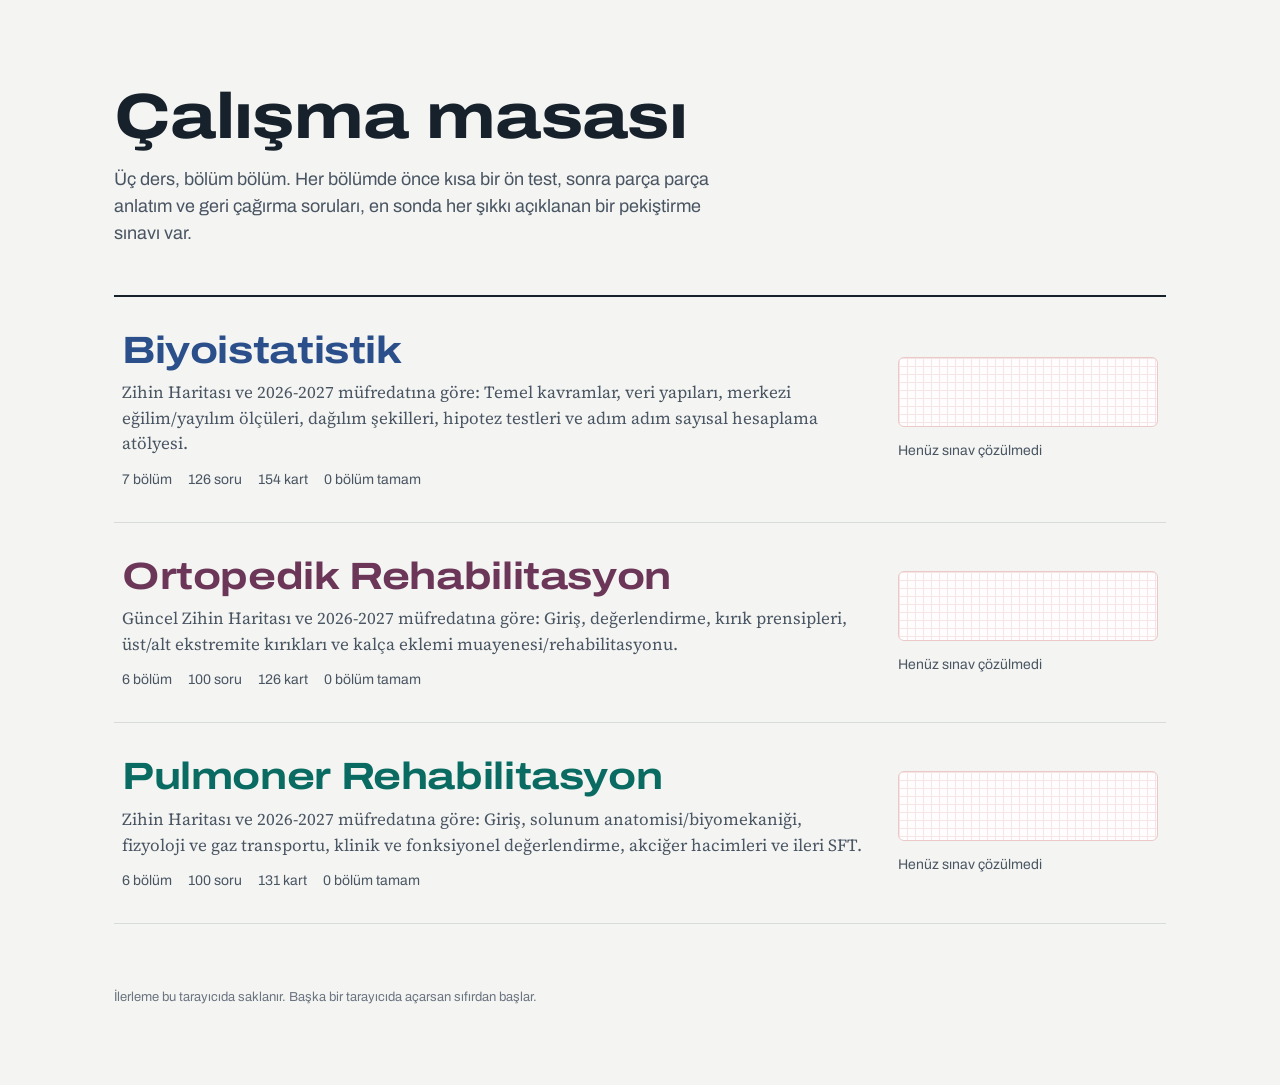
<file: index.html>
<!doctype html>
<html lang="tr">
<head>
<meta charset="utf-8">
<meta name="viewport" content="width=device-width, initial-scale=1">
<title>Çalışma Masası</title>
<meta name="apple-mobile-web-app-capable" content="yes">
<meta name="apple-mobile-web-app-status-bar-style" content="default">
<meta name="apple-mobile-web-app-title" content="Çalışma Masası">
<link rel="icon" href="data:image/svg+xml,<svg xmlns=%22http://www.w3.org/2000/svg%22 viewBox=%220 0 100 100%22><text y=%22.9em%22 font-size=%2290%22>🩺</text></svg>">
<link rel="preconnect" href="https://fonts.googleapis.com">
<link rel="preconnect" href="https://fonts.gstatic.com" crossorigin>
<link href="https://fonts.googleapis.com/css2?family=Archivo:wdth,wght@62..125,400..800&family=Source+Serif+4:opsz,wght@8..60,400..700&display=swap" rel="stylesheet">
<link rel="stylesheet" href="assets/styles.css">
</head>
<body>
<main>
  <header class="hub-head">
    <h1>Çalışma masası</h1>
    <p class="lede">Üç ders, bölüm bölüm. Her bölümde önce kısa bir ön test, sonra parça parça anlatım ve geri çağırma soruları, en sonda her şıkkı açıklanan bir pekiştirme sınavı var.</p>
  </header>
  <ul class="courses" id="list" role="list"></ul>
  <p class="foot">İlerleme bu tarayıcıda saklanır. Başka bir tarayıcıda açarsan sıfırdan başlar.</p>
</main>
<script src="data/ozet.js"></script>
<script>
(function () {
  var COLORS = { biyoistatistik: '#2b4f8a', ortopedik: '#6c3658', pulmoner: '#0a6b63' };
  var list = document.getElementById('list');
  function esc(s) { return String(s).replace(/[&<>"]/g, function (c) { return { '&': '&amp;', '<': '&lt;', '>': '&gt;', '"': '&quot;' }[c]; }); }
  (window.OZET || []).forEach(function (c) {
    var st = {};
    try { st = JSON.parse(localStorage.getItem('ogrenme:' + c.id)) || {}; } catch (e) {}
    var mods = st.mods || {};
    var n = c.modules.length, W = 260, H = 70;
    var pts = [], done = 0;
    c.modules.forEach(function (m, i) {
      var q = mods[m.id] && mods[m.id].quiz;
      if (q) { pts.push([(n === 1 ? W / 2 : 8 + i * (W - 16) / (n - 1)), 8 + (1 - q.best / 100) * (H - 16)]); if (q.best >= 70) done++; }
    });
    var spark = '<svg class="spark" viewBox="0 0 ' + W + ' ' + H + '" aria-hidden="true">' +
      (pts.length > 1 ? '<polyline points="' + pts.map(function (p) { return p.join(','); }).join(' ') + '"/>' : '') +
      pts.map(function (p) { return '<circle cx="' + p[0] + '" cy="' + p[1] + '" r="3"/>'; }).join('') + '</svg>';
    var li = document.createElement('li');
    li.innerHTML = '<a href="' + c.id + '.html" style="--c:' + COLORS[c.id] + '"><div><h2>' + esc(c.title) + '</h2><p>' + esc(c.blurb) + '</p>' +
      '<div class="stats"><span>' + n + ' bölüm</span><span>' + c.questions + ' soru</span><span>' + c.cards + ' kart</span><span>' + done + ' bölüm tamam</span></div></div>' +
      '<div>' + spark + '<div class="small muted" style="margin-top:6px">' + (pts.length ? 'Bölüm puanların' : 'Henüz sınav çözülmedi') + '</div></div></a>';
    list.appendChild(li);
  });
})();
</script>
</body>
</html>
</file>
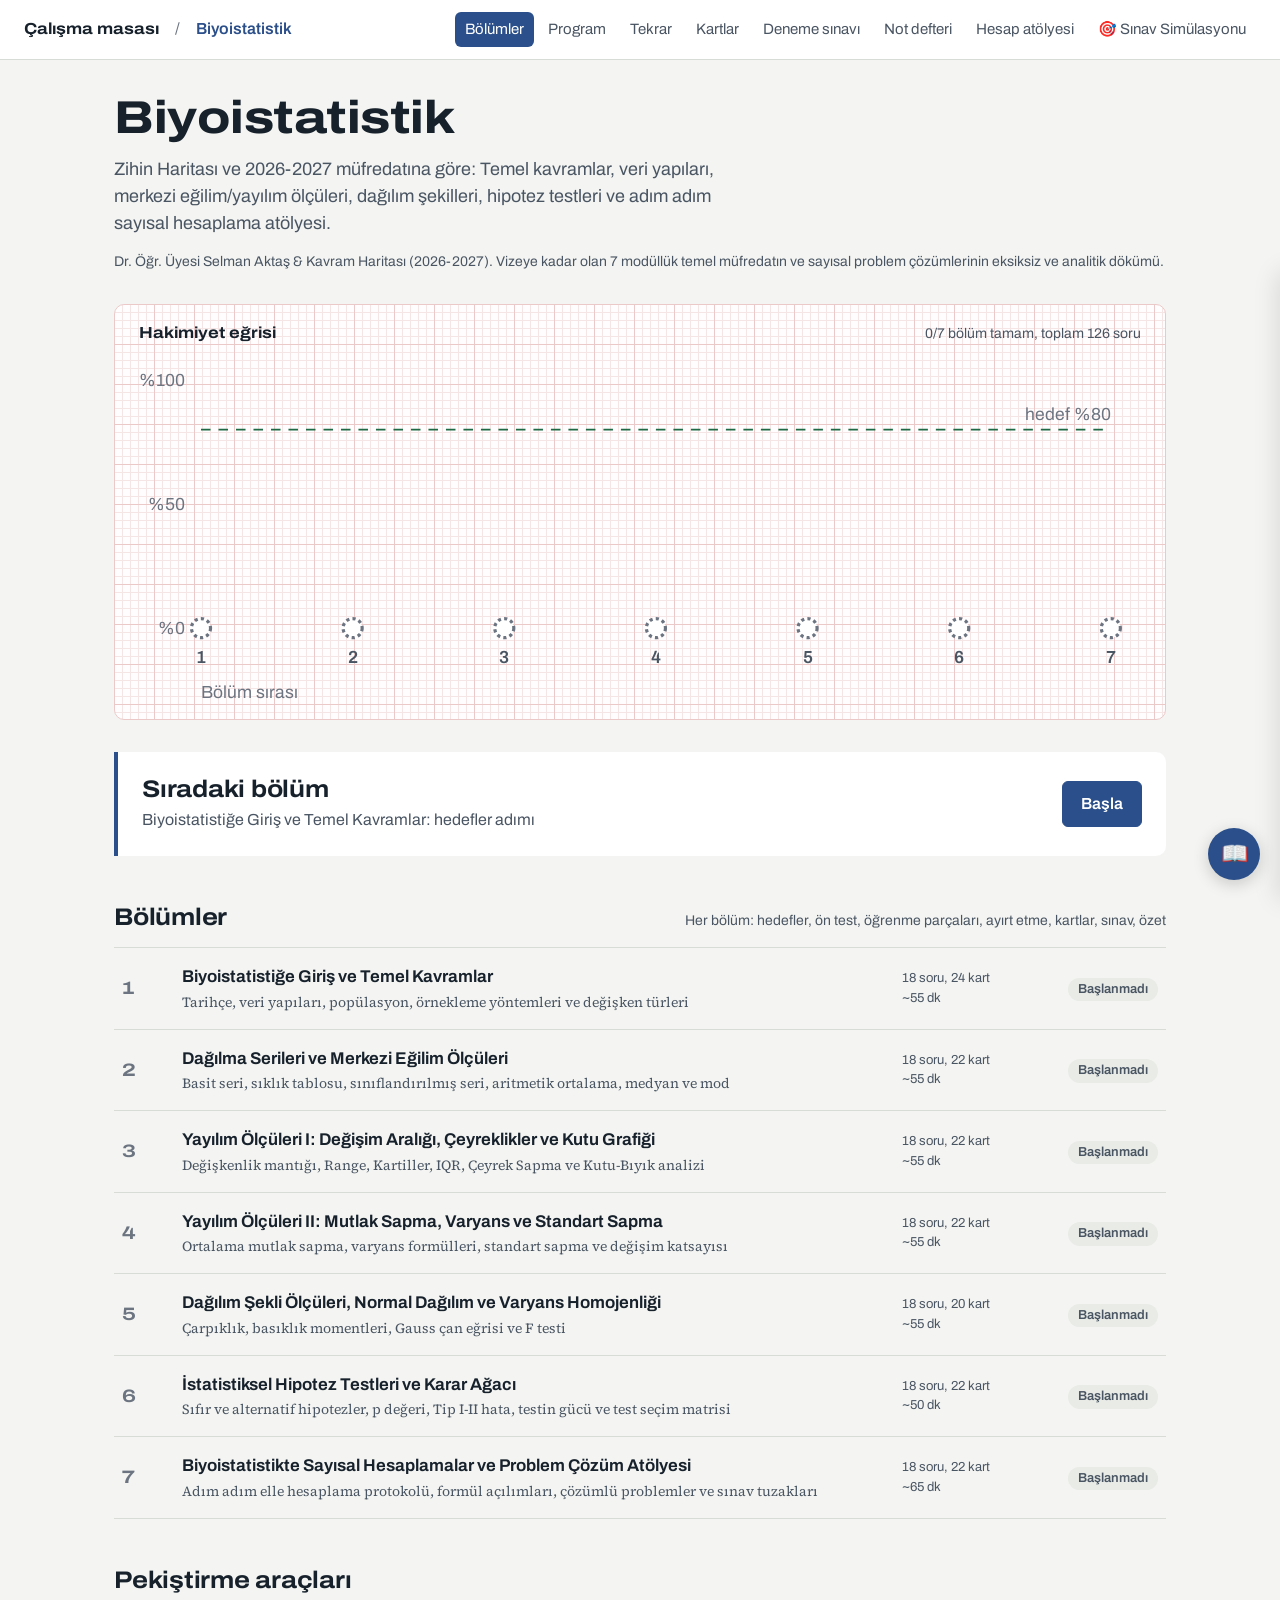
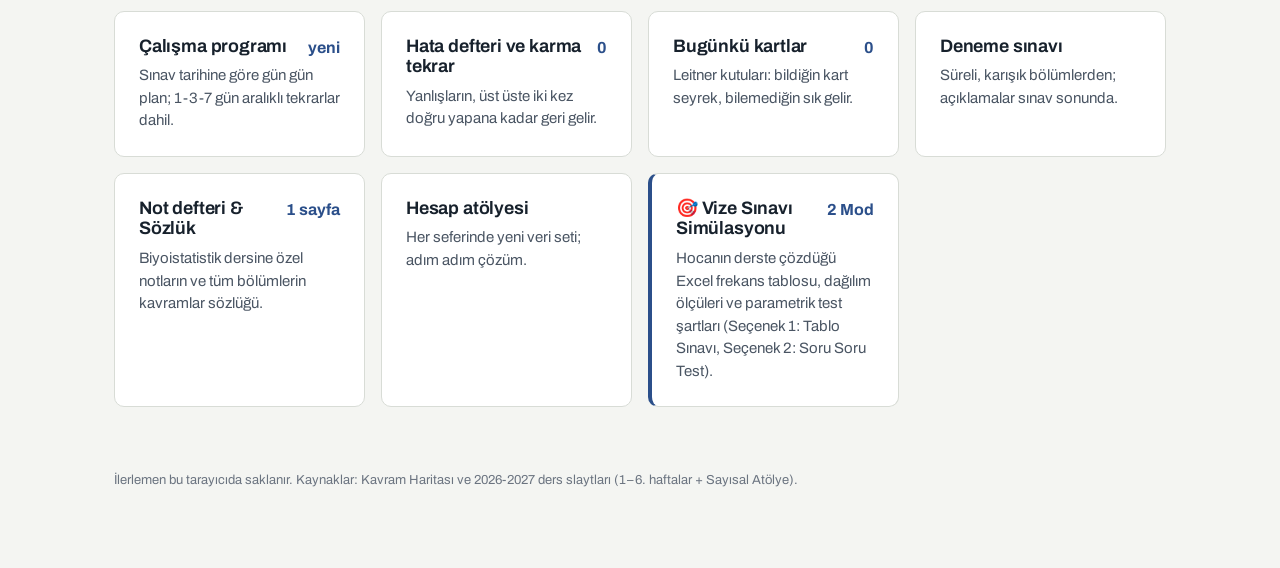
<file: biyoistatistik.html>
<!doctype html>
<html lang="tr">
<head>
<meta charset="utf-8">
<meta name="viewport" content="width=device-width, initial-scale=1">
<title>Yükleniyor</title>
<meta name="apple-mobile-web-app-capable" content="yes">
<meta name="apple-mobile-web-app-status-bar-style" content="default">
<meta name="apple-mobile-web-app-title" content="Biyoistatistik">
<link rel="icon" href="data:image/svg+xml,<svg xmlns=%22http://www.w3.org/2000/svg%22 viewBox=%220 0 100 100%22><text y=%22.9em%22 font-size=%2290%22>📊</text></svg>">
<link rel="preconnect" href="https://fonts.googleapis.com">
<link rel="preconnect" href="https://fonts.gstatic.com" crossorigin>
<link href="https://fonts.googleapis.com/css2?family=Archivo:wdth,wght@62..125,400..800&family=Source+Serif+4:opsz,wght@8..60,400..700&display=swap" rel="stylesheet">
<link rel="stylesheet" href="assets/styles.css">
</head>
<body data-course="biyoistatistik">
<div id="app"></div>
<script src="data/biyoistatistik.js"></script>
<script src="assets/hesap.js"></script>
<script src="assets/simulasyon.js"></script>
<script src="assets/app.js"></script>
</body>
</html>
</file>
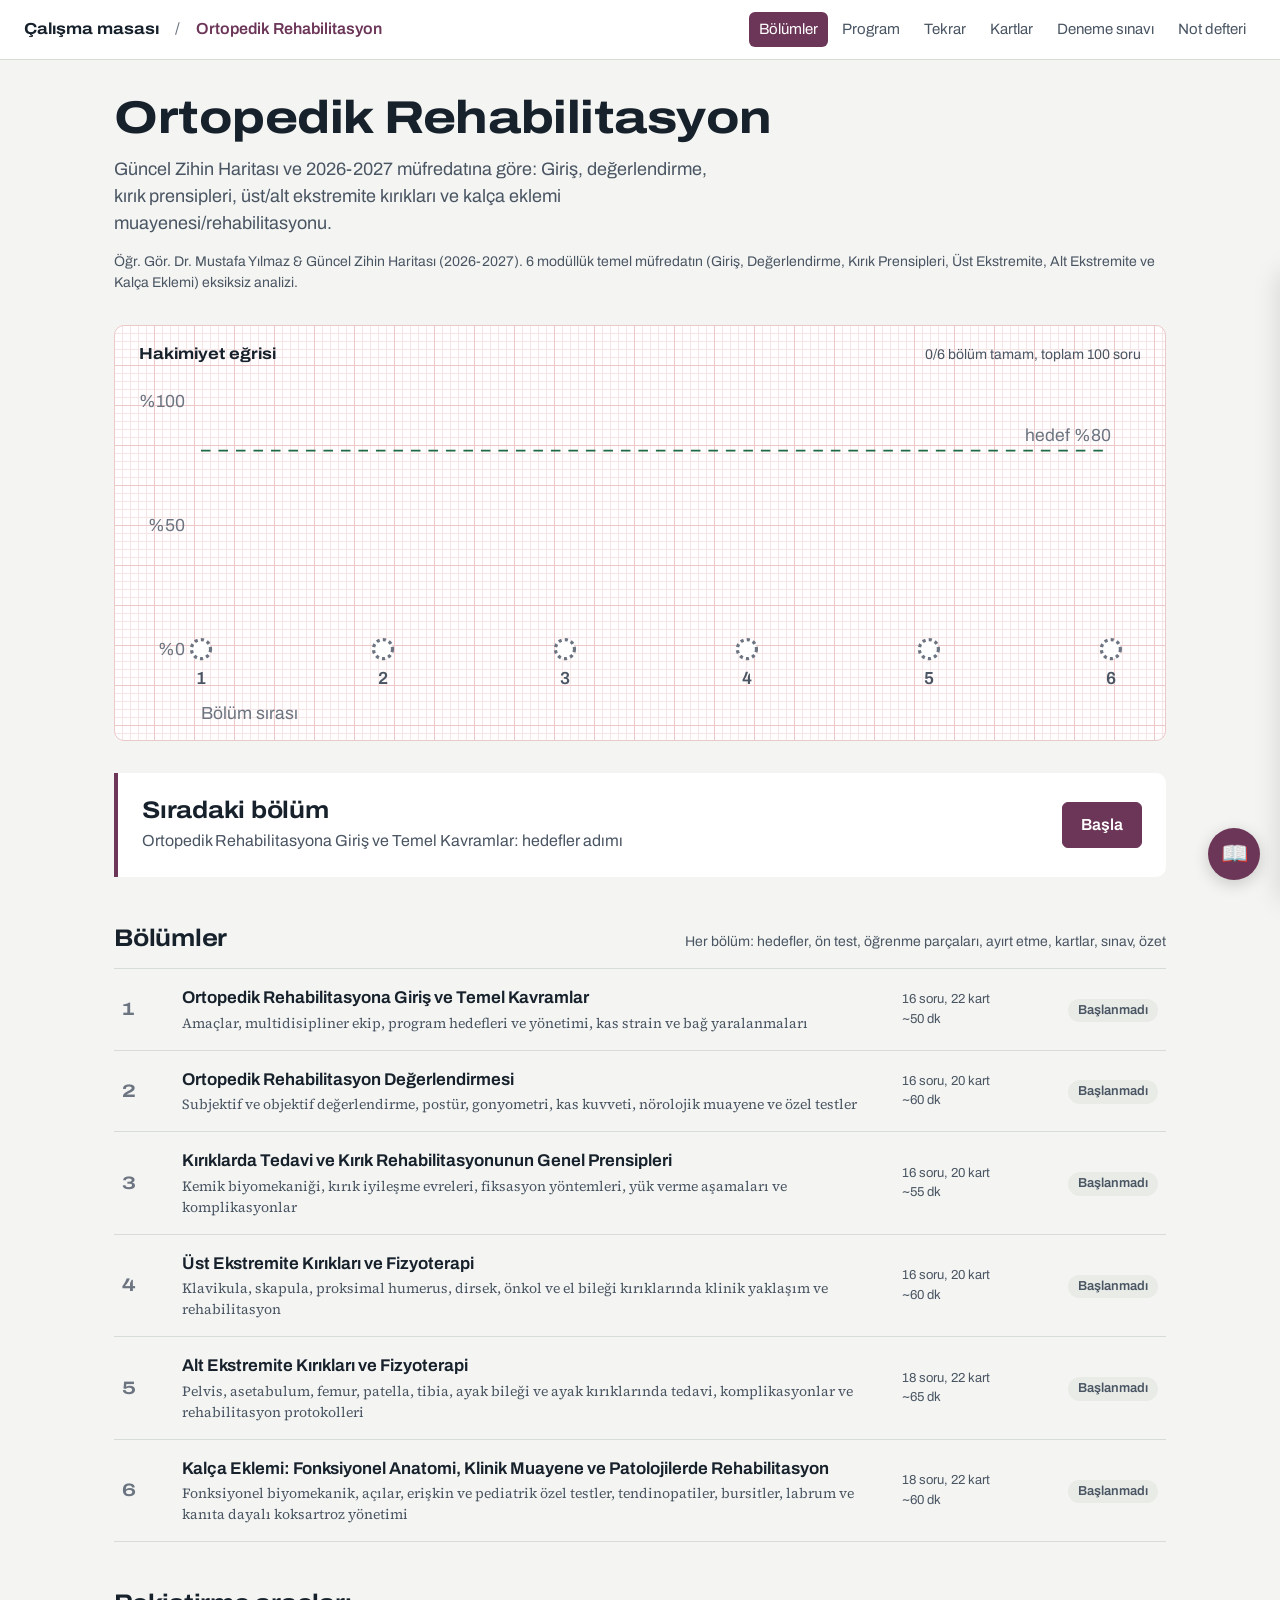
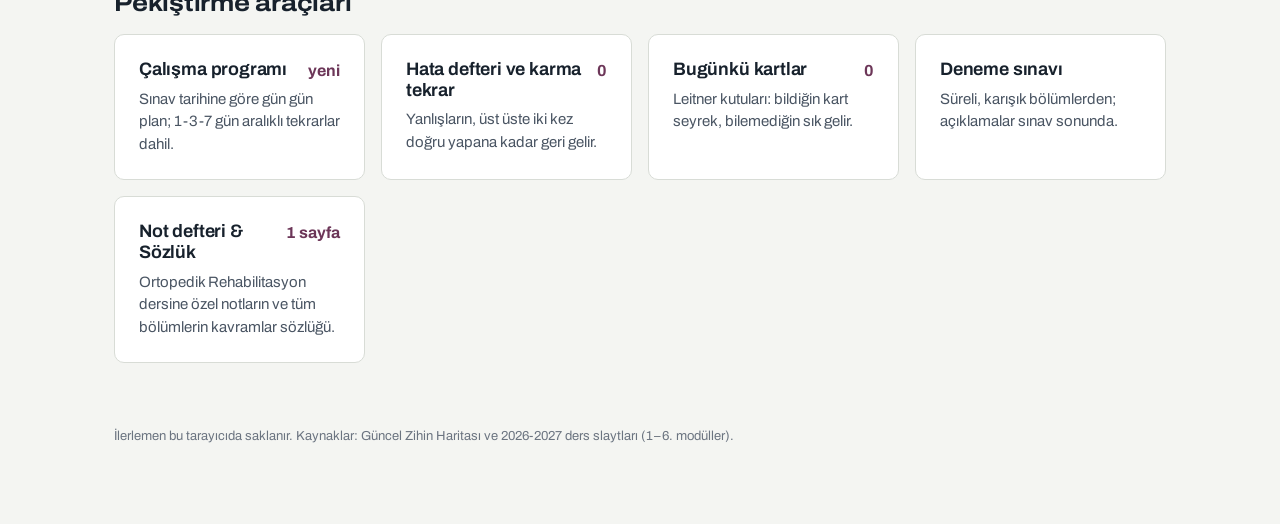
<file: ortopedik.html>
<!doctype html>
<html lang="tr">
<head>
<meta charset="utf-8">
<meta name="viewport" content="width=device-width, initial-scale=1">
<title>Yükleniyor</title>
<meta name="apple-mobile-web-app-capable" content="yes">
<meta name="apple-mobile-web-app-status-bar-style" content="default">
<meta name="apple-mobile-web-app-title" content="Ortopedik">
<link rel="icon" href="data:image/svg+xml,<svg xmlns=%22http://www.w3.org/2000/svg%22 viewBox=%220 0 100 100%22><text y=%22.9em%22 font-size=%2290%22>🦴</text></svg>">
<link rel="preconnect" href="https://fonts.googleapis.com">
<link rel="preconnect" href="https://fonts.gstatic.com" crossorigin>
<link href="https://fonts.googleapis.com/css2?family=Archivo:wdth,wght@62..125,400..800&family=Source+Serif+4:opsz,wght@8..60,400..700&display=swap" rel="stylesheet">
<link rel="stylesheet" href="assets/styles.css">
</head>
<body data-course="ortopedik">
<div id="app"></div>
<script src="data/ortopedik.js"></script>

<script src="assets/app.js"></script>
</body>
</html>
</file>
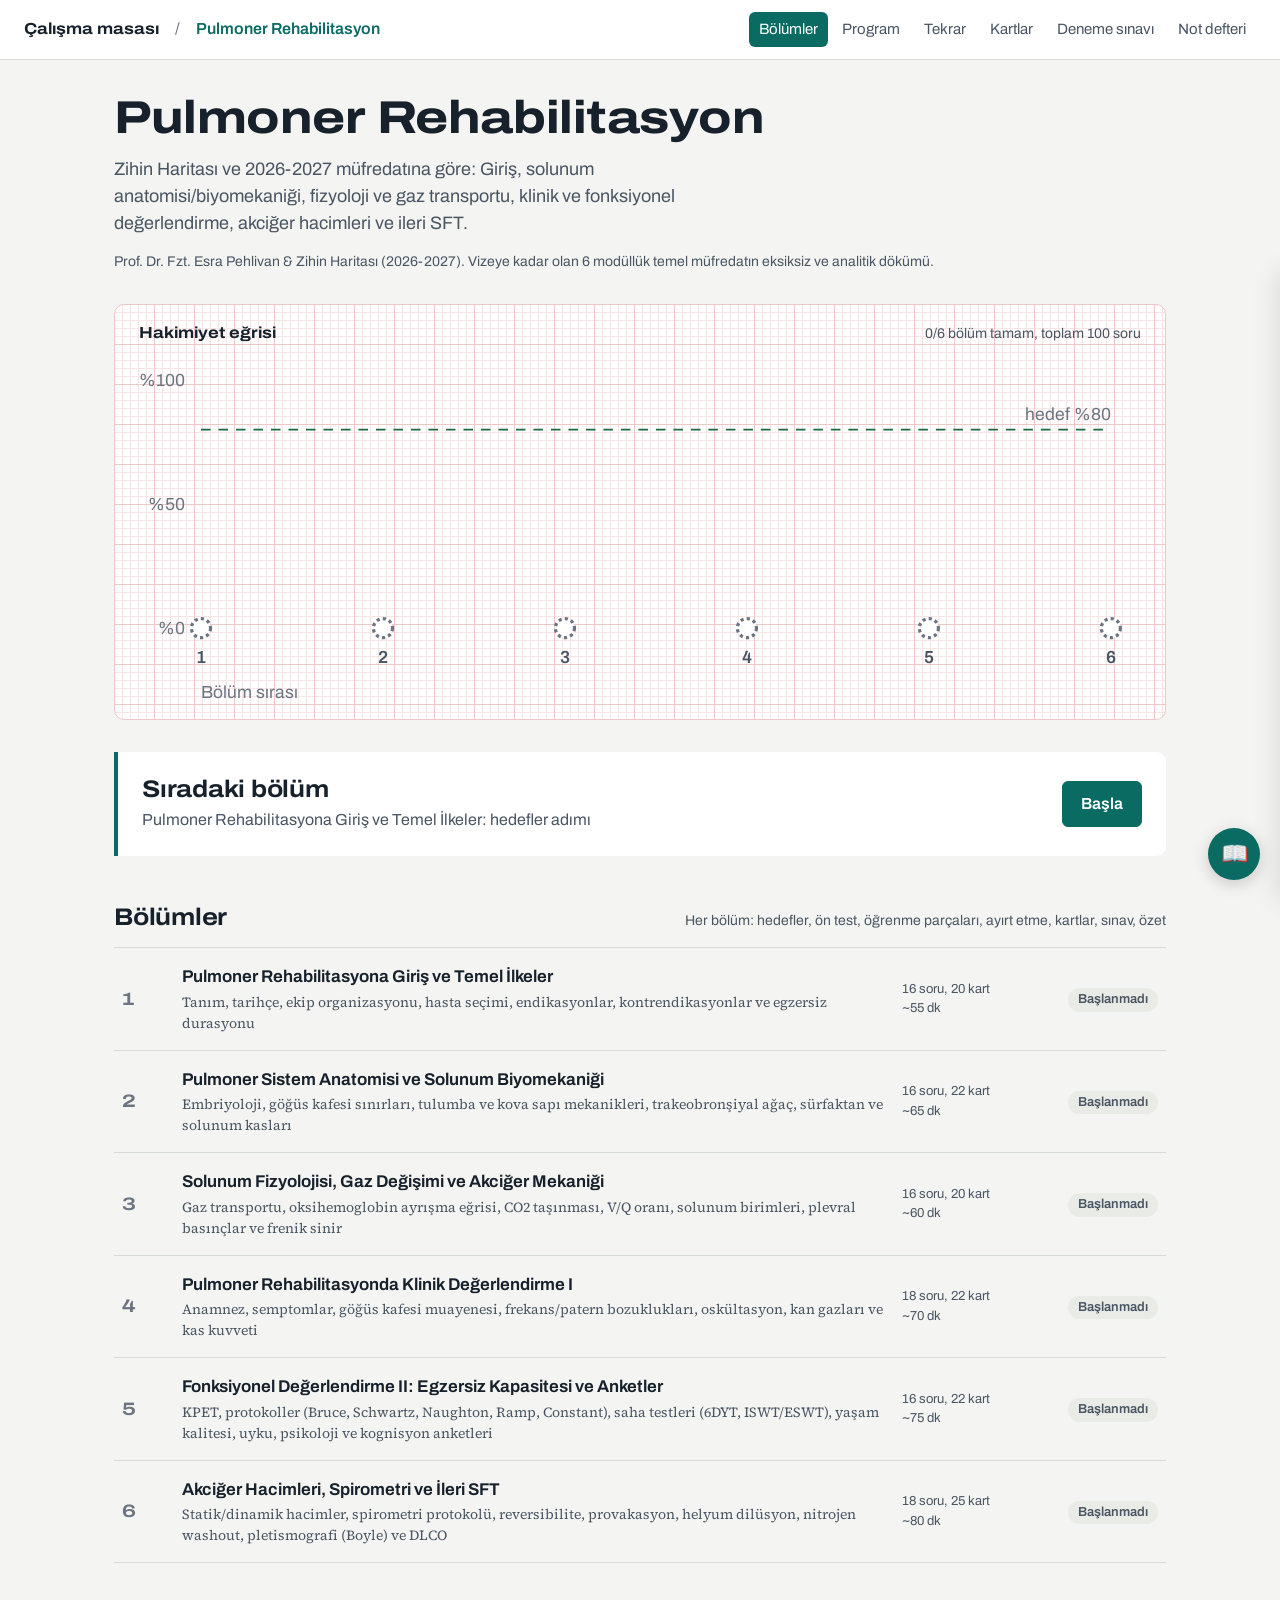
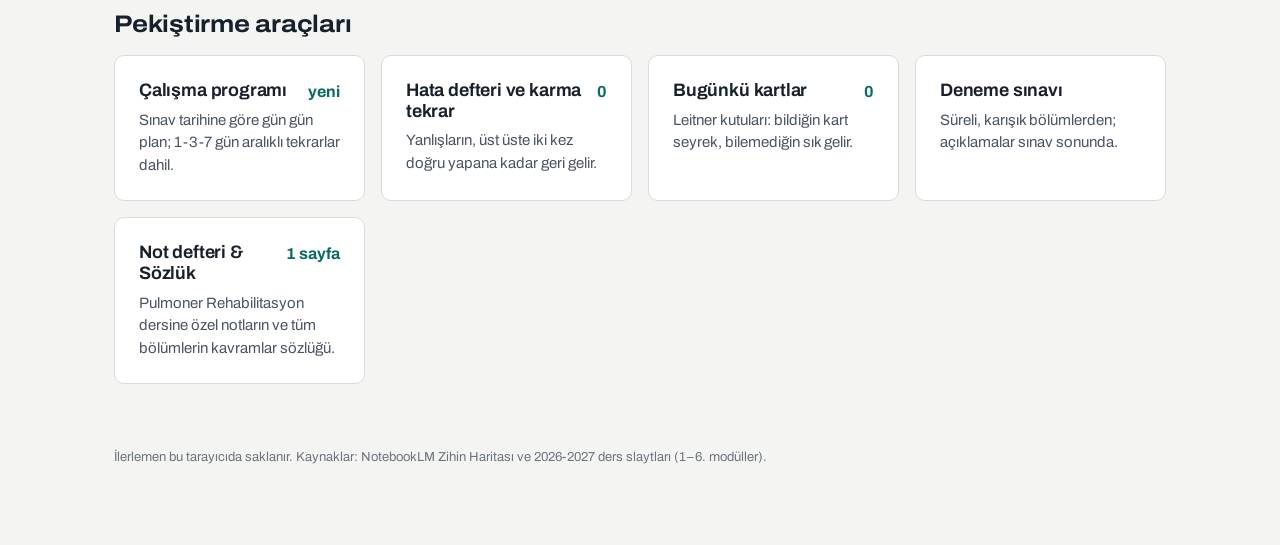
<file: pulmoner.html>
<!doctype html>
<html lang="tr">
<head>
<meta charset="utf-8">
<meta name="viewport" content="width=device-width, initial-scale=1">
<title>Yükleniyor</title>
<meta name="apple-mobile-web-app-capable" content="yes">
<meta name="apple-mobile-web-app-status-bar-style" content="default">
<meta name="apple-mobile-web-app-title" content="Pulmoner">
<link rel="icon" href="data:image/svg+xml,<svg xmlns=%22http://www.w3.org/2000/svg%22 viewBox=%220 0 100 100%22><text y=%22.9em%22 font-size=%2290%22>🫁</text></svg>">
<link rel="preconnect" href="https://fonts.googleapis.com">
<link rel="preconnect" href="https://fonts.gstatic.com" crossorigin>
<link href="https://fonts.googleapis.com/css2?family=Archivo:wdth,wght@62..125,400..800&family=Source+Serif+4:opsz,wght@8..60,400..700&display=swap" rel="stylesheet">
<link rel="stylesheet" href="assets/styles.css">
</head>
<body data-course="pulmoner">
<div id="app"></div>
<script src="data/pulmoner.js"></script>

<script src="assets/app.js"></script>
</body>
</html>
</file>
<file: assets/styles.css>
/* Klinik çizelge kâğıdı — sakin okuma yüzeyi + tek dikkat çeken öğe: hakimiyet eğrisi */
:root {
  --paper: #f4f5f2;
  --sheet: #ffffff;
  --ink: #17212c;
  --ink-2: #4a5563;
  --ink-3: #6b7480;
  --rule: #d8dcd6;
  --rule-soft: #e8ebe6;
  --grid-major: #ecc9c9;
  --grid-minor: #f6e5e5;
  --accent: #17212c;
  --accent-soft: #e9ecef;
  --on-accent: #ffffff;
  --ok: #1d6a44;
  --ok-bg: #e5f1ea;
  --bad: #a1271f;
  --bad-bg: #f8e6e4;
  --warn: #7d5200;
  --warn-bg: #fbf1dc;

  --f-head: "Archivo", "Segoe UI", system-ui, sans-serif;
  --f-read: "Source Serif 4", "Iowan Old Style", Georgia, serif;

  --s1: 4px; --s2: 8px; --s3: 12px; --s4: 16px; --s5: 24px; --s6: 32px; --s7: 48px; --s8: 64px;
  --r-btn: 6px; --r-panel: 10px;
}
body[data-course="biyoistatistik"] { --accent: #2b4f8a; --accent-soft: #e6ecf6; }
body[data-course="ortopedik"]      { --accent: #6c3658; --accent-soft: #f3e8ef; }
body[data-course="pulmoner"]       { --accent: #0a6b63; --accent-soft: #e2f1ef; }

* { box-sizing: border-box; }
html { -webkit-text-size-adjust: 100%; }
body {
  margin: 0; background: var(--paper); color: var(--ink);
  font-family: var(--f-head); font-size: 16px; line-height: 1.5;
  font-stretch: 100%;
}
a { color: var(--accent); }
button, input, select, textarea { font: inherit; color: inherit; }
:focus-visible { outline: 3px solid var(--accent); outline-offset: 2px; border-radius: 4px; }
@media (prefers-reduced-motion: reduce) { *, *::before, *::after { animation: none !important; transition: none !important; } }

/* ---------- Kabuk ---------- */
.top {
  display: flex; align-items: center; gap: var(--s4);
  padding: var(--s3) var(--s5); border-bottom: 1px solid var(--rule); background: var(--sheet);
  position: sticky; top: 0; z-index: 10;
}
.top .home { font-weight: 700; text-decoration: none; color: var(--ink); font-stretch: 112%; }
.top .course-name { color: var(--accent); font-weight: 600; text-decoration: none; }
.top .sep { color: var(--ink-3); }
.top nav { margin-left: auto; display: flex; gap: var(--s1); flex-wrap: wrap; }
.top nav a {
  text-decoration: none; color: var(--ink-2); padding: 6px 10px; border-radius: var(--r-btn); font-size: 15px;
}
.top nav a:hover { background: var(--accent-soft); color: var(--ink); }
.top nav a[aria-current="page"] { background: var(--accent); color: var(--on-accent); }
main { max-width: 1100px; margin: 0 auto; padding: var(--s6) var(--s5) var(--s8); }

h1, h2, h3 { font-family: var(--f-head); line-height: 1.15; margin: 0; letter-spacing: -0.01em; }
h1 { font-size: clamp(30px, 4.4vw, 46px); font-weight: 750; font-stretch: 118%; }
h2 { font-size: 24px; font-weight: 700; font-stretch: 112%; }
h3 { font-size: 18px; font-weight: 650; }
.lede { color: var(--ink-2); font-size: 18px; max-width: 62ch; margin: var(--s3) 0 0; }
.muted { color: var(--ink-2); }
.small { font-size: 14px; }

/* ---------- Düğmeler ---------- */
.btn {
  display: inline-flex; align-items: center; justify-content: center; gap: var(--s2);
  padding: 10px 18px; border-radius: var(--r-btn); border: 1.5px solid var(--accent);
  background: var(--accent); color: var(--on-accent); font-weight: 600; cursor: pointer; text-decoration: none;
  min-height: 44px;
}
.btn:hover { filter: brightness(1.12); }
.btn.ghost { background: transparent; color: var(--accent); }
.btn.ghost:hover { background: var(--accent-soft); filter: none; }
.btn.quiet { background: transparent; border-color: var(--rule); color: var(--ink); }
.btn.quiet:hover { border-color: var(--ink-3); filter: none; }
.btn:disabled { opacity: .45; cursor: not-allowed; filter: none; }
.row { display: flex; gap: var(--s3); flex-wrap: wrap; align-items: center; }

/* ---------- Hakimiyet eğrisi (tek dikkat çeken öğe) ---------- */
.trace {
  margin-top: var(--s6); border: 1px solid var(--grid-major); border-radius: var(--r-panel);
  background-color: #fffdfd;
  background-image:
    linear-gradient(var(--grid-major) 1px, transparent 1px),
    linear-gradient(90deg, var(--grid-major) 1px, transparent 1px),
    linear-gradient(var(--grid-minor) 1px, transparent 1px),
    linear-gradient(90deg, var(--grid-minor) 1px, transparent 1px);
  background-size: 40px 40px, 40px 40px, 8px 8px, 8px 8px;
  background-position: -1px -1px;
  padding: var(--s4) var(--s4) var(--s2);
  overflow-x: auto;
}
.trace-head { display: flex; justify-content: space-between; align-items: baseline; gap: var(--s4); flex-wrap: wrap; padding: 0 var(--s2); }
.trace-head strong { font-stretch: 112%; }
.trace svg { display: block; min-width: 640px; width: 100%; height: auto; }
.trace .line { fill: none; stroke: var(--accent); stroke-width: 2.5; stroke-linejoin: round; stroke-linecap: round; }
.trace .line.draw { stroke-dasharray: var(--len); stroke-dashoffset: var(--len); animation: draw 1.4s ease-out .15s forwards; }
@keyframes draw { to { stroke-dashoffset: 0; } }
.trace .pt { fill: var(--accent); stroke: #fff; stroke-width: 2; cursor: pointer; }
.trace .pt.empty { fill: #fff; stroke: var(--ink-3); stroke-dasharray: 2 2; }
.trace .pt:hover, .trace a:focus .pt { r: 8; }
.trace .lbl { font: 600 11px var(--f-head); fill: var(--ink-2); }
.trace .ylbl { font: 11px var(--f-head); fill: var(--ink-3); }
.trace .goal { stroke: var(--ok); stroke-dasharray: 6 5; stroke-width: 1.2; }

/* ---------- Ders ana sayfası ---------- */
.next {
  margin-top: var(--s6); display: grid; grid-template-columns: 1fr auto; gap: var(--s4); align-items: center;
  padding: var(--s5); background: var(--sheet); border-left: 4px solid var(--accent); border-radius: 0 var(--r-panel) var(--r-panel) 0;
}
.next p { margin: var(--s1) 0 0; color: var(--ink-2); }
.section-title { margin: var(--s7) 0 var(--s4); display: flex; justify-content: space-between; align-items: baseline; gap: var(--s4); flex-wrap: wrap; }
.modlist { list-style: none; margin: 0; padding: 0; border-top: 1px solid var(--rule); }
.modlist li { border-bottom: 1px solid var(--rule); }
.modlist a {
  display: grid; grid-template-columns: 44px 1fr 150px 90px; gap: var(--s4); align-items: center;
  padding: var(--s4) var(--s2); text-decoration: none; color: var(--ink);
}
.modlist a:hover { background: var(--sheet); }
.modlist .no { font-stretch: 125%; font-weight: 700; color: var(--ink-3); font-size: 18px; }
.modlist .t { font-weight: 650; font-size: 17px; }
.modlist .st { color: var(--ink-2); font-size: 14px; margin-top: 2px; font-family: var(--f-read); }
.modlist .meta { font-size: 13px; color: var(--ink-2); }
.bar { height: 6px; background: var(--rule-soft); border-radius: 3px; overflow: hidden; }
.bar > i { display: block; height: 100%; background: var(--accent); }
.pill { display: inline-block; padding: 2px 10px; border-radius: 999px; font-size: 13px; font-weight: 600; background: var(--rule-soft); color: var(--ink-2); }
.pill.ok { background: var(--ok-bg); color: var(--ok); }
.pill.mid { background: var(--warn-bg); color: var(--warn); }
.pill.acc { background: var(--accent-soft); color: var(--accent); }
.tools { display: grid; grid-template-columns: repeat(auto-fit, minmax(240px, 1fr)); gap: var(--s4); }
.tool { padding: var(--s5); background: var(--sheet); border: 1px solid var(--rule); border-radius: var(--r-panel); text-decoration: none; color: var(--ink); }
.tool:hover { border-color: var(--accent); }
.tool h3 { margin-bottom: var(--s2); }
.tool p { margin: 0; color: var(--ink-2); font-size: 15px; }
.tool .count { float: right; font-weight: 700; color: var(--accent); }

/* ---------- Modül görünümü ---------- */
.module { display: grid; grid-template-columns: 220px 1fr; gap: var(--s6); align-items: start; }
.steps { position: sticky; top: 80px; list-style: none; margin: 0; padding: 0; counter-reset: step; }
.steps li { counter-increment: step; }
.steps a {
  display: flex; gap: var(--s3); align-items: center; padding: 9px var(--s2); text-decoration: none; color: var(--ink-2);
  border-left: 2px solid var(--rule); font-size: 15px;
}
.steps a::before {
  content: counter(step); width: 24px; height: 24px; flex: none; display: grid; place-items: center;
  border-radius: 50%; border: 1.5px solid var(--rule); font-size: 12px; font-weight: 700; background: var(--sheet);
}
.steps a.done::before { content: "✓"; background: var(--accent-soft); border-color: var(--accent); color: var(--accent); }
.steps a[aria-current="step"] { color: var(--ink); font-weight: 650; border-left-color: var(--accent); }
.steps a[aria-current="step"]::before { background: var(--accent); border-color: var(--accent); color: var(--on-accent); }
.mod-head { margin-bottom: var(--s5); }
.mod-head .src { font-size: 13px; color: var(--ink-3); margin-top: var(--s2); }
.panel { background: var(--sheet); border: 1px solid var(--rule); border-radius: var(--r-panel); padding: var(--s6); }
.panel + .panel { margin-top: var(--s4); }
.step-foot { display: flex; justify-content: space-between; gap: var(--s3); margin-top: var(--s5); flex-wrap: wrap; }

.reading { font-family: var(--f-read); font-size: 18px; line-height: 1.68; max-width: 70ch; }
.reading p { margin: 0 0 var(--s4); }
.reading ul, .reading ol { margin: 0 0 var(--s4); padding-left: 1.3em; }
.reading li { margin-bottom: 6px; }
.reading h4 { font-family: var(--f-head); font-size: 17px; margin: var(--s5) 0 var(--s2); }
.reading table { border-collapse: collapse; width: 100%; margin: 0 0 var(--s4); font-size: 16px; line-height: 1.45; display: block; overflow-x: auto; }
.reading th, .reading td { border: 1px solid var(--rule); padding: 8px 10px; text-align: left; vertical-align: top; }
.reading th { background: var(--accent-soft); font-family: var(--f-head); font-size: 14px; font-weight: 650; }
.hl { background: linear-gradient(transparent 58%, color-mix(in srgb, var(--accent) 22%, transparent) 58%); padding: 0 2px; }
.chunk-meta { display: flex; justify-content: space-between; color: var(--ink-3); font-size: 14px; margin-bottom: var(--s3); gap: var(--s3); }
.chunk-title { margin-bottom: var(--s4); }
.recall { margin-top: var(--s5); padding: var(--s5); border: 1.5px dashed var(--accent); border-radius: var(--r-panel); background: var(--accent-soft); }
.recall h3 { font-size: 16px; color: var(--accent); margin-bottom: var(--s2); }
.recall .q { font-family: var(--f-read); font-size: 18px; margin: 0 0 var(--s3); }
.recall textarea { width: 100%; min-height: 84px; padding: var(--s3); border: 1px solid var(--rule); border-radius: var(--r-btn); background: #fff; font-family: var(--f-read); font-size: 16px; resize: vertical; }
.recall .a { margin-top: var(--s3); padding: var(--s4); background: #fff; border-radius: var(--r-btn); font-family: var(--f-read); }
.objectives { font-family: var(--f-read); font-size: 18px; line-height: 1.6; padding-left: 1.3em; }
.objectives li { margin-bottom: var(--s2); }

.mn { padding: var(--s4) 0; border-bottom: 1px solid var(--rule-soft); }
.mn:last-child { border-bottom: 0; }
.mn h3 { margin-bottom: var(--s2); }
.mn p { margin: 0; font-family: var(--f-read); font-size: 17px; white-space: pre-line; }
.versus { display: grid; grid-template-columns: 1fr 1fr; border: 1px solid var(--rule); border-radius: var(--r-panel); overflow: hidden; margin-bottom: var(--s4); }
.versus > div { padding: var(--s3) var(--s4); font-weight: 650; background: var(--accent-soft); }
.versus > div + div { border-left: 1px solid var(--rule); }
.versus > p { grid-column: 1 / -1; margin: 0; padding: var(--s4); font-family: var(--f-read); font-size: 17px; border-top: 1px solid var(--rule); }

/* ---------- Kartlar ---------- */
.flash { perspective: 1200px; max-width: 640px; margin: 0 auto; }
.flash-inner {
  position: relative; min-height: 260px; transition: transform .45s ease; transform-style: preserve-3d; cursor: pointer;
}
.flash.flipped .flash-inner { transform: rotateY(180deg); }
.face {
  position: absolute; inset: 0; backface-visibility: hidden; border-radius: var(--r-panel); padding: var(--s6);
  display: flex; flex-direction: column; justify-content: center; text-align: center;
  background: var(--sheet); border: 1px solid var(--rule); font-family: var(--f-read); font-size: 21px; line-height: 1.5;
}
.face.back { transform: rotateY(180deg); background: var(--accent-soft); border-color: var(--accent); font-size: 19px; }
.face small { position: absolute; top: var(--s3); left: var(--s4); font-family: var(--f-head); font-size: 13px; color: var(--ink-3); }
.flash-actions { display: flex; justify-content: center; gap: var(--s3); margin-top: var(--s5); flex-wrap: wrap; }
.boxes { display: flex; gap: var(--s2); justify-content: center; margin-top: var(--s4); font-size: 13px; color: var(--ink-2); flex-wrap: wrap; }
.boxes span { padding: 2px 10px; border: 1px solid var(--rule); border-radius: 999px; background: var(--sheet); }

/* ---------- Sınav ---------- */
.qhead { display: flex; justify-content: space-between; align-items: center; gap: var(--s3); flex-wrap: wrap; margin-bottom: var(--s4); color: var(--ink-2); font-size: 14px; }
.qprog { flex: 1; min-width: 120px; max-width: 320px; }
.stem { font-family: var(--f-read); font-size: 20px; line-height: 1.55; margin: 0 0 var(--s5); }
.stem strong { font-family: var(--f-head); }
.opts { list-style: none; margin: 0; padding: 0; display: grid; gap: var(--s2); }
.opt {
  width: 100%; display: grid; grid-template-columns: 34px 1fr; gap: var(--s3); align-items: start; text-align: left;
  padding: var(--s3) var(--s4); border: 1.5px solid var(--rule); border-radius: var(--r-btn); background: var(--sheet); cursor: pointer;
  font-family: var(--f-read); font-size: 17px; line-height: 1.5;
}
.opt:hover:not(:disabled) { border-color: var(--ink-3); }
.opt .L {
  width: 30px; height: 30px; display: grid; place-items: center; border-radius: 50%; border: 1.5px solid var(--rule);
  font: 700 14px var(--f-head); color: var(--ink-2);
}
.opt[aria-pressed="true"] { border-color: var(--accent); background: var(--accent-soft); }
.opt[aria-pressed="true"] .L { background: var(--accent); border-color: var(--accent); color: var(--on-accent); }
.opt:disabled { cursor: default; }
.opt.right { border-color: var(--ok); background: var(--ok-bg); }
.opt.right .L { background: var(--ok); border-color: var(--ok); color: #fff; }
.opt.wrong { border-color: var(--bad); background: var(--bad-bg); }
.opt.wrong .L { background: var(--bad); border-color: var(--bad); color: #fff; }
.opt .why { grid-column: 2; font-size: 15.5px; color: var(--ink-2); margin-top: var(--s1); padding-top: var(--s2); border-top: 1px solid color-mix(in srgb, currentColor 15%, transparent); }
.opt.right .why { color: #164f33; }
.opt.wrong .why { color: #7c1d17; }
.opt .why b { font-family: var(--f-head); font-size: 13px; letter-spacing: .02em; }
.conf { display: flex; gap: var(--s2); align-items: center; margin-top: var(--s4); font-size: 14px; color: var(--ink-2); flex-wrap: wrap; }
.conf button { padding: 6px 12px; border-radius: 999px; border: 1.5px solid var(--rule); background: var(--sheet); cursor: pointer; font-size: 14px; }
.conf button[aria-pressed="true"] { border-color: var(--accent); background: var(--accent-soft); color: var(--accent); font-weight: 650; }
.feedback { margin-top: var(--s4); padding: var(--s4) var(--s5); border-radius: var(--r-btn); font-family: var(--f-read); font-size: 17px; }
.feedback.ok { background: var(--ok-bg); color: #164f33; }
.feedback.bad { background: var(--bad-bg); color: #7c1d17; }
.feedback .tk { display: block; margin-top: var(--s2); color: var(--ink); }
.feedback .hyper { display: block; margin-top: var(--s2); font-family: var(--f-head); font-size: 14px; }
.qfoot { display: flex; justify-content: space-between; align-items: center; gap: var(--s3); margin-top: var(--s5); flex-wrap: wrap; }
.kbd { font-size: 13px; color: var(--ink-3); }
.tag { font-size: 12px; padding: 2px 8px; border-radius: 999px; border: 1px solid var(--rule); color: var(--ink-2); }

.score { display: grid; grid-template-columns: auto 1fr; gap: var(--s6); align-items: center; }
.score .big { font-size: 72px; font-weight: 800; font-stretch: 125%; line-height: 1; color: var(--accent); }
.score .big small { font-size: 24px; color: var(--ink-3); font-weight: 600; }
.breakdown { display: grid; grid-template-columns: repeat(auto-fit, minmax(200px, 1fr)); gap: var(--s4); margin-top: var(--s5); }
.breakdown table { width: 100%; border-collapse: collapse; font-size: 14px; }
.breakdown td { padding: 5px 0; border-bottom: 1px solid var(--rule-soft); }
.breakdown td:last-child { text-align: right; font-weight: 650; }
.review-item { padding: var(--s4) 0; border-bottom: 1px solid var(--rule-soft); }
.review-item summary { cursor: pointer; font-family: var(--f-read); font-size: 17px; }
.review-item[open] summary { margin-bottom: var(--s3); }

.exam-nav { display: flex; flex-wrap: wrap; gap: 6px; margin-top: var(--s4); }
.exam-nav button { width: 38px; height: 38px; border-radius: var(--r-btn); border: 1.5px solid var(--rule); background: var(--sheet); cursor: pointer; font-weight: 600; font-size: 14px; }
.exam-nav button.ans { background: var(--accent-soft); border-color: var(--accent); }
.exam-nav button.cur { outline: 2px solid var(--ink); }
.timer { font-variant-numeric: tabular-nums; font-weight: 700; font-stretch: 112%; }

/* ---------- Formlar ---------- */
.field { display: grid; gap: 6px; }
.field label { font-weight: 600; font-size: 14px; }
.field input, .field select { padding: 10px 12px; border: 1.5px solid var(--rule); border-radius: var(--r-btn); background: #fff; min-height: 44px; }
.form-grid { display: grid; grid-template-columns: repeat(auto-fit, minmax(200px, 1fr)); gap: var(--s4); align-items: end; }
.checks { display: grid; grid-template-columns: repeat(auto-fit, minmax(260px, 1fr)); gap: 6px var(--s4); margin-top: var(--s3); }
.checks label { display: flex; gap: var(--s2); align-items: center; font-size: 15px; }

/* ---------- Program ---------- */
.plan-day { display: grid; grid-template-columns: 120px 1fr; gap: var(--s5); padding: var(--s5) 0; border-bottom: 1px solid var(--rule); }
.plan-day.today { background: linear-gradient(90deg, var(--accent-soft), transparent 70%); margin: 0 calc(-1 * var(--s4)); padding-left: var(--s4); padding-right: var(--s4); border-radius: var(--r-btn); }
.plan-day .d { font-weight: 700; font-stretch: 112%; }
.plan-day .d small { display: block; font-weight: 400; color: var(--ink-2); font-stretch: 100%; font-size: 14px; }
.task { display: grid; grid-template-columns: 28px 1fr auto; gap: var(--s3); align-items: start; padding: 6px 0; }
.task input { width: 20px; height: 20px; margin-top: 3px; accent-color: var(--accent); }
.task .tt { font-weight: 600; }
.task .td { color: var(--ink-2); font-size: 14.5px; font-family: var(--f-read); }
.task.done .tt { text-decoration: line-through; color: var(--ink-3); }
.task .min { font-size: 13px; color: var(--ink-3); white-space: nowrap; }
.task a.go { font-size: 14px; }
.notice { padding: var(--s4) var(--s5); border-radius: var(--r-btn); background: var(--warn-bg); color: var(--warn); margin: var(--s4) 0; }
.notice.info { background: var(--accent-soft); color: var(--ink); }

/* ---------- Ana merkez ---------- */
.hub-head { padding: var(--s7) 0 var(--s5); }
.hub-head h1 { font-size: clamp(36px, 6vw, 64px); }
.courses { list-style: none; margin: var(--s5) 0 0; padding: 0; border-top: 2px solid var(--ink); }
.courses li { border-bottom: 1px solid var(--rule); }
.courses a {
  display: grid; grid-template-columns: 1fr 260px; gap: var(--s6); padding: var(--s6) var(--s2); text-decoration: none; color: var(--ink); align-items: center;
}
.courses a:hover { background: var(--sheet); }
.courses h2 { font-size: clamp(26px, 3.4vw, 38px); font-stretch: 122%; color: var(--c); }
.courses p { margin: var(--s2) 0 0; font-family: var(--f-read); color: var(--ink-2); font-size: 17px; }
.courses .stats { font-size: 14px; color: var(--ink-2); margin-top: var(--s3); display: flex; gap: var(--s4); flex-wrap: wrap; }
.spark { width: 100%; height: 70px; border: 1px solid var(--grid-major); border-radius: 6px;
  background-color: #fffdfd;
  background-image: linear-gradient(var(--grid-minor) 1px, transparent 1px), linear-gradient(90deg, var(--grid-minor) 1px, transparent 1px);
  background-size: 8px 8px; }
.spark polyline { fill: none; stroke: var(--c); stroke-width: 2; }
.spark circle { fill: var(--c); }

/* ---------- Hesap atölyesi ---------- */
.dataset { display: flex; gap: var(--s2); flex-wrap: wrap; margin: var(--s4) 0; }
.dataset span { min-width: 48px; padding: 8px 12px; text-align: center; border: 1.5px solid var(--rule); border-radius: var(--r-btn); background: #fff; font-weight: 650; font-variant-numeric: tabular-nums; }
.solution { font-family: var(--f-read); font-size: 17px; line-height: 1.7; }
.solution code { font-family: var(--f-head); background: var(--accent-soft); padding: 1px 6px; border-radius: 4px; }

.empty { padding: var(--s7) var(--s5); text-align: center; color: var(--ink-2); font-family: var(--f-read); font-size: 18px; }
.foot { margin-top: var(--s8); color: var(--ink-3); font-size: 13px; }

/* ---------- Yüzen Araç Paneli (Kavramlar + Notlarım) ---------- */
.fab-toggle {
  position: fixed; bottom: 20px; right: 20px; z-index: 100;
  width: 52px; height: 52px; border-radius: 50%; border: none;
  background: var(--accent, #17212c); color: var(--on-accent, #fff);
  font-size: 22px; cursor: pointer; box-shadow: 0 4px 16px rgba(0,0,0,.18);
  display: flex; align-items: center; justify-content: center;
  transition: transform .2s, box-shadow .2s;
}
.fab-toggle:hover { transform: scale(1.08); box-shadow: 0 6px 24px rgba(0,0,0,.25); }
.fab-toggle[aria-expanded="true"] { border-radius: 50%; background: var(--bad, #a1271f); }

.tool-drawer {
  position: fixed; bottom: 0; right: 0; z-index: 99;
  width: 380px; max-width: 100vw; height: 70vh; max-height: calc(100vh - 70px);
  background: var(--sheet, #fff); border-left: 1px solid var(--rule, #d8dcd6);
  border-top: 1px solid var(--rule, #d8dcd6);
  border-radius: var(--r-panel, 10px) 0 0 0;
  box-shadow: -4px 0 24px rgba(0,0,0,.1);
  display: flex; flex-direction: column;
  transform: translateX(100%); transition: transform .3s ease;
}
.tool-drawer.open { transform: translateX(0); }

.td-header {
  display: flex; align-items: center; gap: 0; border-bottom: 1px solid var(--rule, #d8dcd6);
  flex-shrink: 0; background: var(--paper, #f4f5f2);
}
.td-tab {
  flex: 1; padding: 12px 8px; border: none; background: none;
  font: 600 14px var(--f-head, sans-serif); color: var(--ink-2, #4a5563);
  cursor: pointer; border-bottom: 2.5px solid transparent; transition: color .15s, border-color .15s;
  display: flex; align-items: center; justify-content: center; gap: 6px;
}
.td-tab:hover { color: var(--ink, #17212c); }
.td-tab.active { color: var(--accent, #17212c); border-bottom-color: var(--accent, #17212c); }
.td-close {
  width: 40px; height: 40px; border: none; background: none;
  font-size: 20px; color: var(--ink-3, #6b7480); cursor: pointer; flex-shrink: 0;
}
.td-close:hover { color: var(--ink, #17212c); }

.td-body { flex: 1; overflow-y: auto; padding: 0; }

/* -- Kavramlar sekmesi -- */
.gl-search {
  position: sticky; top: 0; z-index: 1; padding: 12px 16px;
  background: var(--sheet, #fff); border-bottom: 1px solid var(--rule-soft, #e8ebe6);
}
.gl-search input {
  width: 100%; padding: 8px 12px; border: 1.5px solid var(--rule, #d8dcd6);
  border-radius: var(--r-btn, 6px); font: 15px var(--f-head, sans-serif);
  background: #fff;
}
.gl-search input:focus { border-color: var(--accent, #17212c); outline: none; }
.gl-list { padding: 0 16px 16px; }
.gl-item { padding: 10px 0; border-bottom: 1px solid var(--rule-soft, #e8ebe6); }
.gl-item:last-child { border-bottom: none; }
.gl-term {
  font: 650 15px var(--f-head, sans-serif); color: var(--accent, #17212c);
  cursor: pointer; display: flex; justify-content: space-between; align-items: center;
}
.gl-term::after { content: "▸"; font-size: 12px; color: var(--ink-3, #6b7480); transition: transform .2s; }
.gl-item.open .gl-term::after { transform: rotate(90deg); }
.gl-def {
  display: none; margin-top: 6px; font: 15px/1.55 var(--f-read, serif);
  color: var(--ink-2, #4a5563); padding-left: 2px;
}
.gl-item.open .gl-def { display: block; }
.gl-empty { padding: 24px 16px; text-align: center; color: var(--ink-3, #6b7480); font-size: 15px; }
.gl-badge {
  display: inline-flex; align-items: center; justify-content: center;
  min-width: 20px; height: 20px; border-radius: 10px; padding: 0 6px;
  font-size: 11px; font-weight: 700; background: var(--accent-soft, #e9ecef);
  color: var(--accent, #17212c);
}
.gl-scope-bar {
  display: flex; gap: 6px; padding: 0 16px 8px; background: var(--sheet, #fff);
}
.gl-scope-btn {
  padding: 4px 10px; border-radius: 999px; border: 1.5px solid var(--rule, #d8dcd6);
  background: var(--sheet, #fff); font: 600 12px var(--f-head, sans-serif);
  color: var(--ink-2, #4a5563); cursor: pointer; transition: all .15s;
}
.gl-scope-btn:hover { border-color: var(--ink-3, #6b7480); }
.gl-scope-btn.active {
  background: var(--accent, #17212c); border-color: var(--accent, #17212c);
  color: var(--on-accent, #fff);
}
.drawer-backdrop {
  position: fixed; inset: 0; background: rgba(0,0,0,0.3); z-index: 98;
  opacity: 0; pointer-events: none; transition: opacity .3s ease;
}
.drawer-backdrop.show { opacity: 1; pointer-events: auto; }
.notes-page-layout {
  display: grid; grid-template-columns: 280px 1fr; gap: var(--s5);
  margin-top: var(--s5); align-items: start;
}
.notes-sidebar {
  background: var(--sheet); border: 1px solid var(--rule);
  border-radius: var(--r-panel); padding: var(--s4);
}
.notes-sidebar-list { list-style: none; margin: 0; padding: 0; display: grid; gap: 6px; }
.notes-sidebar-item {
  padding: 10px 12px; border-radius: var(--r-btn); border: 1.5px solid transparent;
  cursor: pointer; background: var(--paper); transition: all .15s;
}
.notes-sidebar-item:hover { border-color: var(--rule); }
.notes-sidebar-item.active {
  background: var(--accent-soft); border-color: var(--accent);
}
.notes-sidebar-item .nst { font-weight: 650; font-size: 14px; color: var(--ink); }
.notes-sidebar-item .nsm { font-size: 12px; color: var(--ink-3); margin-top: 2px; }
.notes-main-editor {
  background: var(--sheet); border: 1px solid var(--rule);
  border-radius: var(--r-panel); padding: var(--s5); min-height: 480px;
  display: flex; flex-direction: column;
}
@media (max-width: 820px) {
  .notes-page-layout { grid-template-columns: 1fr; }
}
.gl-mod-group { margin-bottom: 8px; }
.gl-mod-label {
  font: 600 12px var(--f-head, sans-serif); color: var(--ink-3, #6b7480);
  text-transform: uppercase; letter-spacing: .04em;
  padding: 12px 0 4px; margin: 0;
}

/* -- Notlarım sekmesi -- */
.nb-bar {
  display: flex; align-items: center; gap: 6px; padding: 8px 12px;
  border-bottom: 1px solid var(--rule-soft, #e8ebe6);
  overflow-x: auto; flex-shrink: 0; background: var(--paper, #f4f5f2);
}
.nb-tab {
  padding: 5px 12px; border-radius: 999px; border: 1.5px solid var(--rule, #d8dcd6);
  background: var(--sheet, #fff); font: 600 13px var(--f-head, sans-serif);
  color: var(--ink-2, #4a5563); cursor: pointer; white-space: nowrap;
  display: flex; align-items: center; gap: 4px; transition: border-color .15s;
}
.nb-tab:hover { border-color: var(--ink-3, #6b7480); }
.nb-tab.active { border-color: var(--accent, #17212c); background: var(--accent-soft, #e9ecef); color: var(--accent, #17212c); }
.nb-tab .nb-x {
  width: 16px; height: 16px; border-radius: 50%; border: none; background: none;
  font-size: 14px; color: var(--ink-3, #6b7480); cursor: pointer; padding: 0;
  display: flex; align-items: center; justify-content: center;
}
.nb-tab .nb-x:hover { color: var(--bad, #a1271f); }
.nb-add {
  width: 28px; height: 28px; border-radius: 50%; border: 1.5px dashed var(--rule, #d8dcd6);
  background: none; font-size: 18px; color: var(--ink-3, #6b7480); cursor: pointer;
  display: flex; align-items: center; justify-content: center; flex-shrink: 0;
}
.nb-add:hover { border-color: var(--accent, #17212c); color: var(--accent, #17212c); }
.nb-editor {
  flex: 1; display: flex; flex-direction: column; min-height: 0;
}
.nb-title-row {
  display: flex; align-items: center; gap: 8px; padding: 10px 16px 6px;
}
.nb-title-input {
  flex: 1; border: none; border-bottom: 1.5px solid transparent;
  font: 650 16px var(--f-head, sans-serif); color: var(--ink, #17212c);
  background: none; padding: 4px 0;
}
.nb-title-input:focus { border-bottom-color: var(--accent, #17212c); outline: none; }
.nb-saved { font-size: 12px; color: var(--ok, #1d6a44); white-space: nowrap; opacity: 0; transition: opacity .3s; }
.nb-saved.show { opacity: 1; }
.nb-textarea {
  flex: 1; width: 100%; border: none; resize: none;
  padding: 8px 16px 16px; font: 16px/1.65 var(--f-read, serif);
  color: var(--ink, #17212c); background: transparent;
}
.nb-textarea:focus { outline: none; }
.nb-textarea::placeholder { color: var(--ink-3, #6b7480); }
.nb-meta { padding: 6px 16px 10px; font-size: 12px; color: var(--ink-3, #6b7480); border-top: 1px solid var(--rule-soft, #e8ebe6); flex-shrink: 0; }

/* -- Notlarım tam sayfa görünüm -- */
.notes-full .note-card { background: var(--sheet); border: 1px solid var(--rule); border-radius: var(--r-panel); padding: var(--s5); margin-bottom: var(--s4); }
.notes-full .note-card h3 { margin-bottom: var(--s2); font-size: 17px; }
.notes-full .note-card .note-preview { font-family: var(--f-read); font-size: 16px; color: var(--ink-2); white-space: pre-wrap; max-height: 120px; overflow: hidden; }
.notes-full .note-card .note-time { font-size: 12px; color: var(--ink-3); margin-top: var(--s2); }

@media (max-width: 820px) {
  .tool-drawer { width: 100%; border-left: none; border-radius: var(--r-panel) var(--r-panel) 0 0; height: 65vh; }
  .fab-toggle { bottom: 16px; right: 16px; width: 48px; height: 48px; font-size: 20px; }
}

/* ---------- Biyoistatistik Sınav Simülasyonu ---------- */
.sim-tabs { display: flex; gap: var(--s2); margin: var(--s4) 0 var(--s5); border-bottom: 2px solid var(--rule); padding-bottom: 2px; }
.sim-tab-btn {
  padding: 10px 18px; border: none; background: transparent; font-family: var(--f-head); font-weight: 600; font-size: 15px;
  color: var(--ink-2); cursor: pointer; border-radius: var(--r-btn) var(--r-btn) 0 0; position: relative; bottom: -2px;
}
.sim-tab-btn:hover { color: var(--ink); background: var(--accent-soft); }
.sim-tab-btn.active { color: var(--accent); border-bottom: 3px solid var(--accent); background: var(--sheet); font-weight: 700; }
.sim-toolbar { display: flex; gap: var(--s3); align-items: center; justify-content: space-between; flex-wrap: wrap; margin-bottom: var(--s4); }
.sim-actions { display: flex; gap: var(--s2); flex-wrap: wrap; }
.sim-table-wrap { overflow-x: auto; background: var(--sheet); border: 1px solid var(--rule); border-radius: var(--r-panel); margin-bottom: var(--s5); }
.sim-table { width: 100%; border-collapse: collapse; font-size: 14.5px; text-align: right; }
.sim-table th, .sim-table td { border: 1px solid var(--rule); padding: 6px 8px; vertical-align: middle; }
.sim-table th { background: var(--accent-soft); font-family: var(--f-head); font-weight: 650; font-size: 13.5px; text-align: center; color: var(--ink); }
.sim-table tr.total-row { background: #fafafa; font-weight: 700; }
.sim-table tr.highlight-row { background: #fdfae6; }
.sim-cell-input {
  width: 100%; min-width: 65px; max-width: 110px; padding: 4px 6px; border: 1px solid var(--rule); border-radius: 4px;
  background: #fff; font-family: var(--f-head); font-variant-numeric: tabular-nums; font-size: 14px; text-align: right;
  transition: border-color .15s, background .15s;
}
.sim-cell-input:focus { outline: 2px solid var(--accent); }
.sim-cell-input.is-correct { background: var(--ok-bg) !important; border-color: var(--ok) !important; color: #164f33 !important; font-weight: 600; }
.sim-cell-input.is-wrong { background: var(--bad-bg) !important; border-color: var(--bad) !important; color: #7c1d17 !important; }
.sim-summary-layout { display: grid; grid-template-columns: repeat(auto-fit, minmax(280px, 1fr)); gap: var(--s4); margin-bottom: var(--s5); }
.sim-card { background: var(--sheet); border: 1px solid var(--rule); border-radius: var(--r-panel); padding: var(--s5); }
.sim-card h3 { font-size: 17px; margin-bottom: var(--s3); color: var(--accent); border-bottom: 1px solid var(--rule-soft); padding-bottom: var(--s2); }
.sim-card-row { display: flex; justify-content: space-between; align-items: center; gap: var(--s2); margin-bottom: 8px; font-size: 14.5px; }
.sim-card-row span.label { color: var(--ink-2); }
.sim-score-banner {
  padding: var(--s4) var(--s5); border-radius: var(--r-panel); margin-bottom: var(--s5);
  display: flex; justify-content: space-between; align-items: center; gap: var(--s4); flex-wrap: wrap;
}
.sim-score-banner.good { background: var(--ok-bg); color: #164f33; border: 1.5px solid var(--ok); }
.sim-score-banner.mid { background: var(--warn-bg); color: var(--warn); border: 1.5px solid var(--warn); }
.sim-score-banner.bad { background: var(--bad-bg); color: #7c1d17; border: 1.5px solid var(--bad); }
.sim-score-big { font-size: 32px; font-weight: 800; font-stretch: 118%; }
.sim-criteria-grid { display: grid; gap: var(--s3); margin-top: var(--s3); }
.sim-criterion { display: flex; gap: var(--s3); padding: var(--s3); border: 1px solid var(--rule); border-radius: var(--r-btn); background: #fff; align-items: flex-start; cursor: pointer; }
.sim-criterion:hover { border-color: var(--accent); }
.sim-criterion.is-selected { border-color: var(--accent); background: var(--accent-soft); }

/* ---------- Mobil ---------- */
@media (max-width: 820px) {
  main { padding: var(--s5) var(--s4) var(--s7); }
  .top { padding: var(--s2) var(--s4); flex-wrap: wrap; }
  .top nav { margin-left: 0; width: 100%; overflow-x: auto; flex-wrap: nowrap; }
  .top nav a { white-space: nowrap; }
  .module { grid-template-columns: 1fr; gap: var(--s4); }
  .steps { position: static; display: flex; overflow-x: auto; gap: var(--s1); padding-bottom: var(--s2); }
  .steps a { border-left: 0; border-bottom: 2px solid var(--rule); white-space: nowrap; }
  .steps a[aria-current="step"] { border-bottom-color: var(--accent); }
  .panel { padding: var(--s5) var(--s4); }
  .modlist a { grid-template-columns: 32px 1fr; }
  .modlist .meta, .modlist .barcell { grid-column: 2; }
  .next { grid-template-columns: 1fr; }
  .courses a { grid-template-columns: 1fr; gap: var(--s4); }
  .plan-day { grid-template-columns: 1fr; gap: var(--s2); }
  .score { grid-template-columns: 1fr; }
  .stem { font-size: 18px; }
  .reading { font-size: 17px; }
  .face { font-size: 18px; padding: var(--s5); }
  .sim-tabs { flex-wrap: wrap; }
}
</file>
